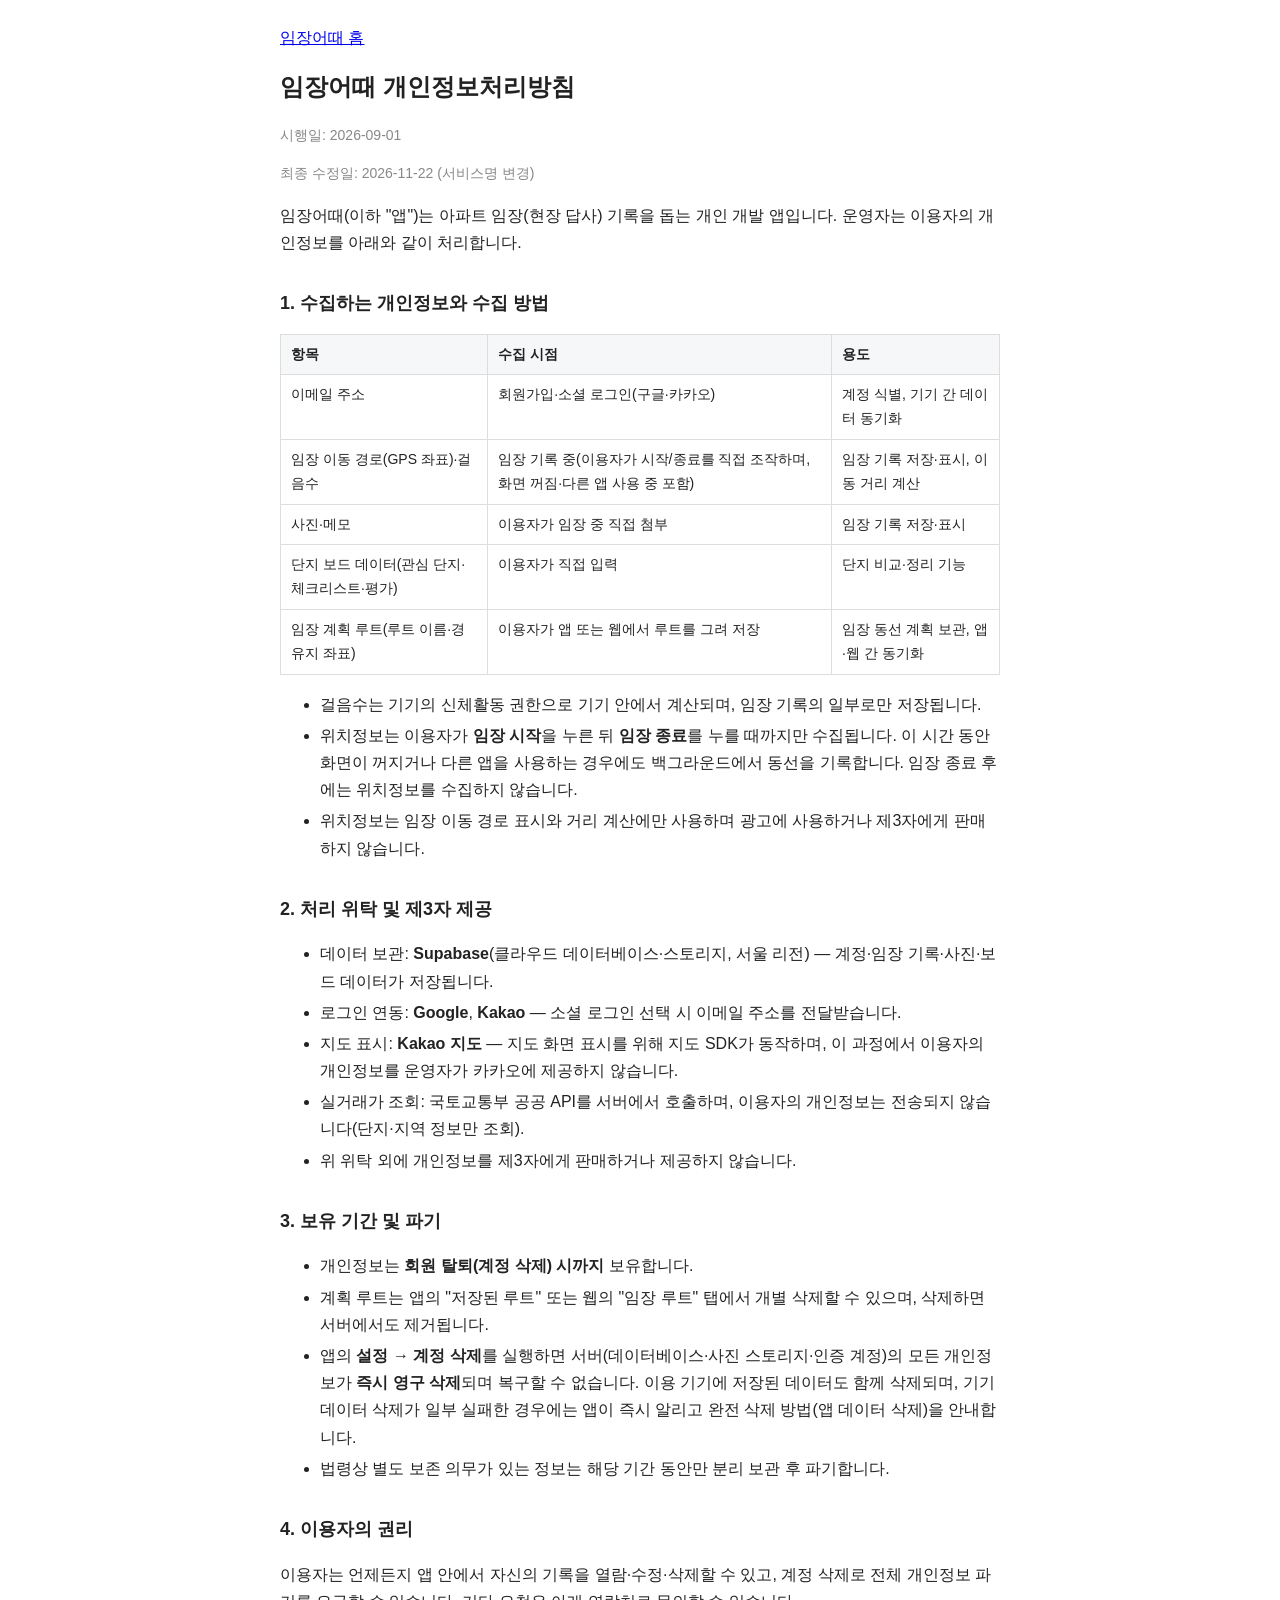
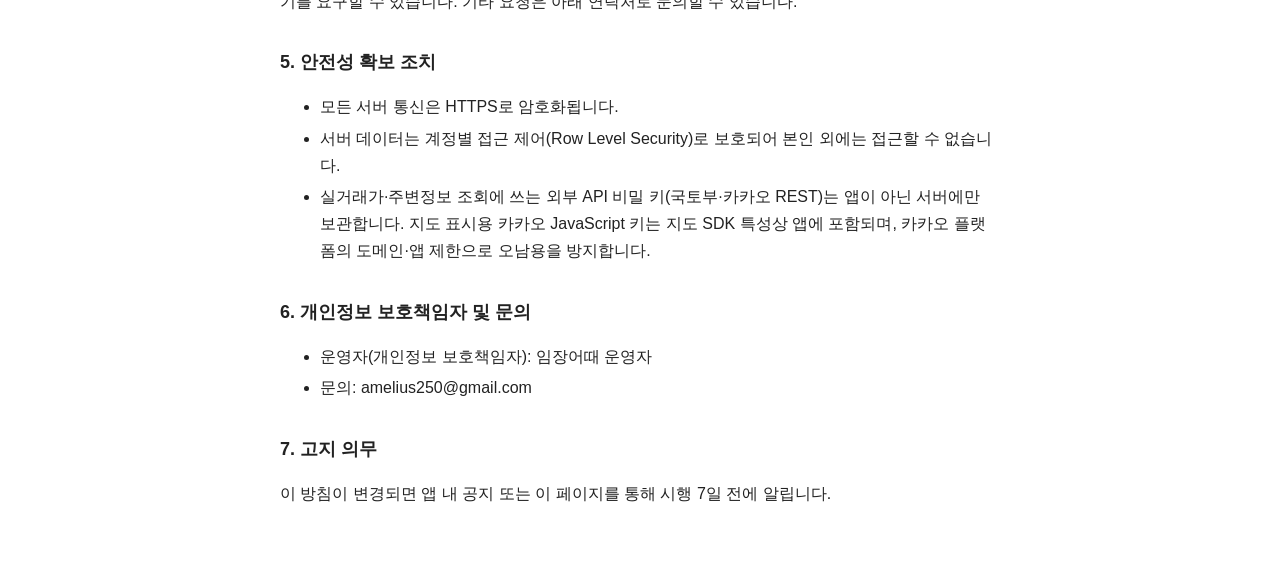
<file: privacy/index.html>
<!doctype html>
<html lang="ko">
<head>
<meta charset="utf-8">
<meta name="viewport" content="width=device-width, initial-scale=1">
<title>임장어때 개인정보처리방침</title>
<style>
  body { font-family: -apple-system, "Malgun Gothic", "Apple SD Gothic Neo", sans-serif;
         max-width: 720px; margin: 0 auto; padding: 24px 20px 60px; color: #222; line-height: 1.7; }
  h1 { font-size: 24px; } h2 { font-size: 18px; margin-top: 32px; }
  table { border-collapse: collapse; width: 100%; font-size: 14px; }
  th, td { border: 1px solid #ddd; padding: 8px 10px; text-align: left; vertical-align: top; }
  th { background: #f6f7f9; }
  .date { color: #888; font-size: 14px; }
  li { margin: 4px 0; }
</style>
<link rel="canonical" href="https://gyuhyeon-man.github.io/imjang-eottae-web/privacy/">
</head>
<body>
<nav><a href="../">임장어때 홈</a></nav>
<h1>임장어때 개인정보처리방침</h1>
<p class="date">시행일: 2026-09-01</p>
<p class="date">최종 수정일: 2026-11-22 (서비스명 변경)</p>

<p>임장어때(이하 "앱")는 아파트 임장(현장 답사) 기록을 돕는 개인 개발 앱입니다.
운영자는 이용자의 개인정보를 아래와 같이 처리합니다.</p>

<h2>1. 수집하는 개인정보와 수집 방법</h2>
<table>
<tr><th>항목</th><th>수집 시점</th><th>용도</th></tr>
<tr><td>이메일 주소</td><td>회원가입·소셜 로그인(구글·카카오)</td><td>계정 식별, 기기 간 데이터 동기화</td></tr>
<tr><td>임장 이동 경로(GPS 좌표)·걸음수</td><td>임장 기록 중(이용자가 시작/종료를 직접 조작하며, 화면 꺼짐·다른 앱 사용 중 포함)</td><td>임장 기록 저장·표시, 이동 거리 계산</td></tr>
<tr><td>사진·메모</td><td>이용자가 임장 중 직접 첨부</td><td>임장 기록 저장·표시</td></tr>
<tr><td>단지 보드 데이터(관심 단지·체크리스트·평가)</td><td>이용자가 직접 입력</td><td>단지 비교·정리 기능</td></tr>
<tr><td>임장 계획 루트(루트 이름·경유지 좌표)</td><td>이용자가 앱 또는 웹에서 루트를 그려 저장</td><td>임장 동선 계획 보관, 앱·웹 간 동기화</td></tr>
</table>
<ul>
<li>걸음수는 기기의 신체활동 권한으로 기기 안에서 계산되며, 임장 기록의 일부로만 저장됩니다.</li>
<li>위치정보는 이용자가 <b>임장 시작</b>을 누른 뒤 <b>임장 종료</b>를 누를 때까지만 수집됩니다. 이 시간 동안 화면이 꺼지거나 다른 앱을 사용하는 경우에도 백그라운드에서 동선을 기록합니다. 임장 종료 후에는 위치정보를 수집하지 않습니다.</li>
<li>위치정보는 임장 이동 경로 표시와 거리 계산에만 사용하며 광고에 사용하거나 제3자에게 판매하지 않습니다.</li>
</ul>

<h2>2. 처리 위탁 및 제3자 제공</h2>
<ul>
<li>데이터 보관: <b>Supabase</b>(클라우드 데이터베이스·스토리지, 서울 리전) —
계정·임장 기록·사진·보드 데이터가 저장됩니다.</li>
<li>로그인 연동: <b>Google</b>, <b>Kakao</b> — 소셜 로그인 선택 시 이메일 주소를 전달받습니다.</li>
<li>지도 표시: <b>Kakao 지도</b> — 지도 화면 표시를 위해 지도 SDK가 동작하며,
이 과정에서 이용자의 개인정보를 운영자가 카카오에 제공하지 않습니다.</li>
<li>실거래가 조회: 국토교통부 공공 API를 서버에서 호출하며, 이용자의 개인정보는
전송되지 않습니다(단지·지역 정보만 조회).</li>
<li>위 위탁 외에 개인정보를 제3자에게 판매하거나 제공하지 않습니다.</li>
</ul>

<h2>3. 보유 기간 및 파기</h2>
<ul>
<li>개인정보는 <b>회원 탈퇴(계정 삭제) 시까지</b> 보유합니다.</li>
<li>계획 루트는 앱의 "저장된 루트" 또는 웹의 "임장 루트" 탭에서 개별 삭제할 수 있으며, 삭제하면 서버에서도 제거됩니다.</li>
<li>앱의 <b>설정 → 계정 삭제</b>를 실행하면 서버(데이터베이스·사진 스토리지·인증 계정)의
모든 개인정보가 <b>즉시 영구 삭제</b>되며 복구할 수 없습니다. 이용 기기에 저장된
데이터도 함께 삭제되며, 기기 데이터 삭제가 일부 실패한 경우에는 앱이 즉시 알리고
완전 삭제 방법(앱 데이터 삭제)을 안내합니다.</li>
<li>법령상 별도 보존 의무가 있는 정보는 해당 기간 동안만 분리 보관 후 파기합니다.</li>
</ul>

<h2>4. 이용자의 권리</h2>
<p>이용자는 언제든지 앱 안에서 자신의 기록을 열람·수정·삭제할 수 있고,
계정 삭제로 전체 개인정보 파기를 요구할 수 있습니다. 기타 요청은 아래
연락처로 문의할 수 있습니다.</p>

<h2>5. 안전성 확보 조치</h2>
<ul>
<li>모든 서버 통신은 HTTPS로 암호화됩니다.</li>
<li>서버 데이터는 계정별 접근 제어(Row Level Security)로 보호되어
본인 외에는 접근할 수 없습니다.</li>
<li>실거래가·주변정보 조회에 쓰는 외부 API 비밀 키(국토부·카카오 REST)는 앱이 아닌
서버에만 보관합니다. 지도 표시용 카카오 JavaScript 키는 지도 SDK 특성상 앱에
포함되며, 카카오 플랫폼의 도메인·앱 제한으로 오남용을 방지합니다.</li>
</ul>

<h2>6. 개인정보 보호책임자 및 문의</h2>
<ul>
<li>운영자(개인정보 보호책임자): 임장어때 운영자</li>
<li>문의: amelius250@gmail.com</li>
</ul>

<h2>7. 고지 의무</h2>
<p>이 방침이 변경되면 앱 내 공지 또는 이 페이지를 통해 시행 7일 전에 알립니다.</p>
</body>
</html>
</file>
